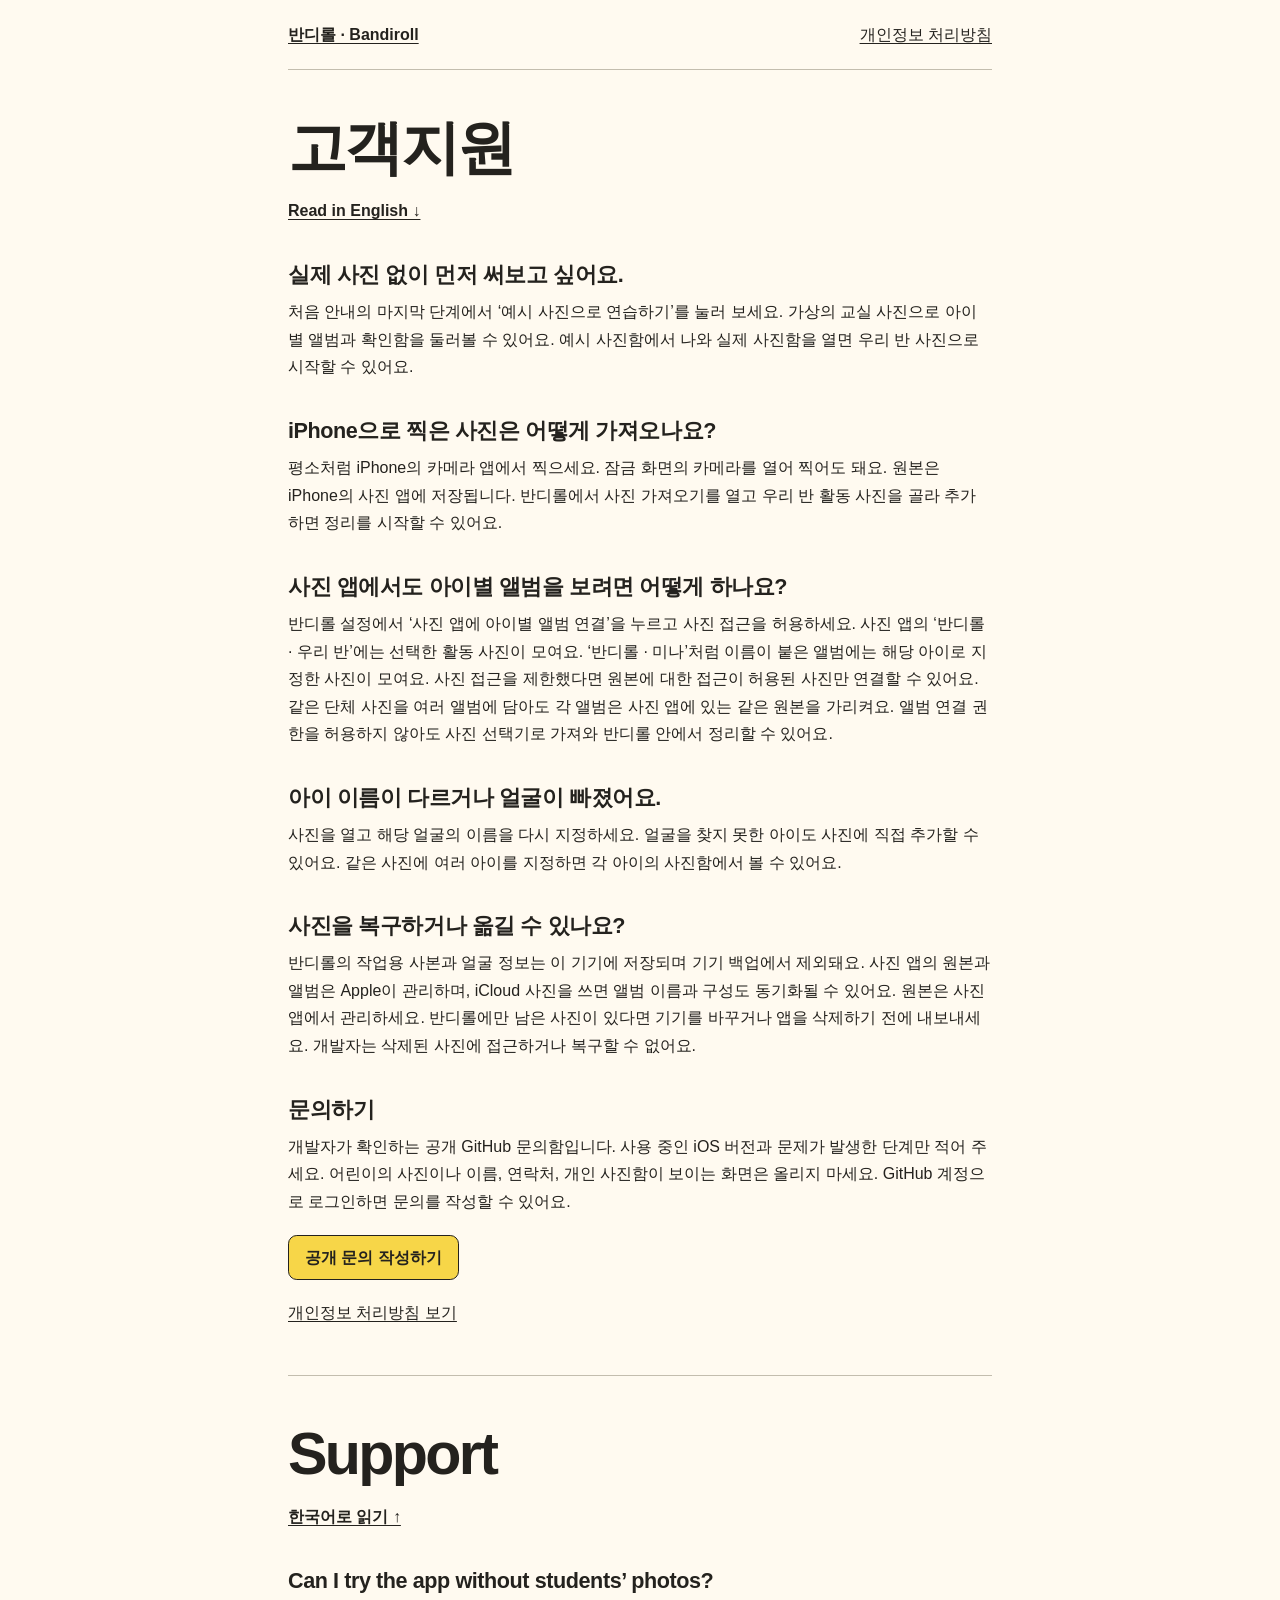
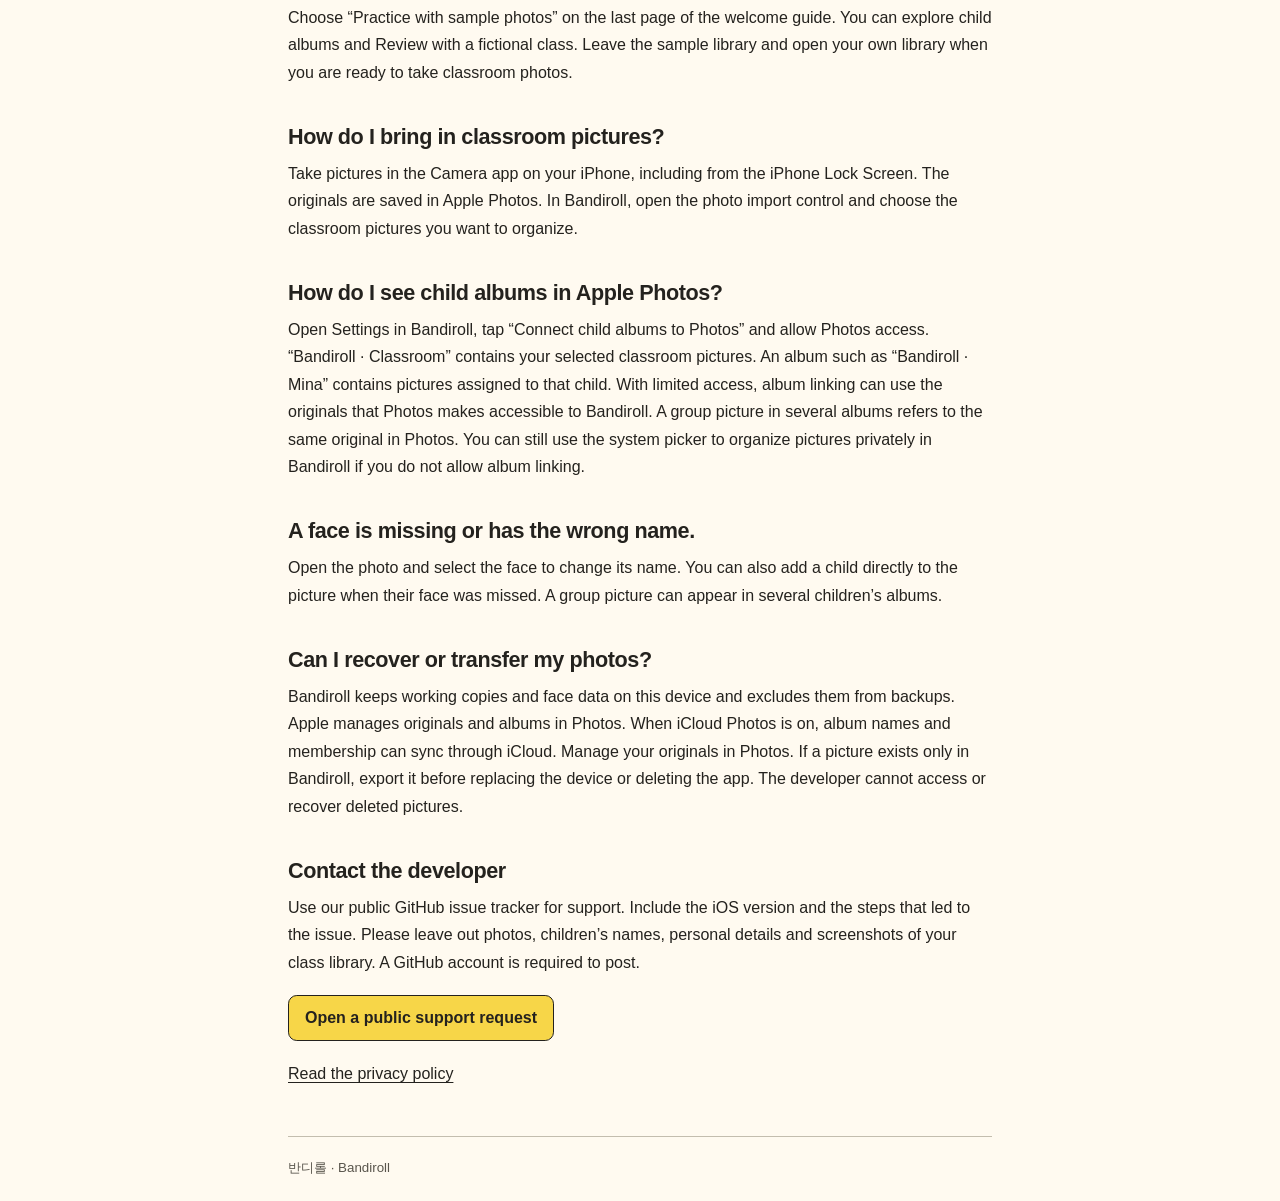
<file: index.html>
<!doctype html>
<html lang="ko">
<head>
<meta charset="utf-8"><meta name="viewport" content="width=device-width, initial-scale=1">
<title>반디롤 고객지원 · Bandiroll Support</title>
<meta name="description" content="iPhone 수업 사진을 아이별 사진함에 정리하는 방법. Help for Bandiroll classroom photo albums.">
<link rel="stylesheet" href="style.css">
</head>
<body>
<header><a href="./">반디롤 · Bandiroll</a><a href="privacy.html">개인정보 처리방침</a></header>
<main>
<section aria-labelledby="support-ko">
<h1 id="support-ko">고객지원</h1>
<a class="switch" href="#support-en" lang="en">Read in English ↓</a>
<h2>실제 사진 없이 먼저 써보고 싶어요.</h2>
<p>처음 안내의 마지막 단계에서 ‘예시 사진으로 연습하기’를 눌러 보세요. 가상의 교실 사진으로 아이별 앨범과 확인함을 둘러볼 수 있어요. 예시 사진함에서 나와 실제 사진함을 열면 우리 반 사진으로 시작할 수 있어요.</p>
<h2>iPhone으로 찍은 사진은 어떻게 가져오나요?</h2>
<p>평소처럼 iPhone의 카메라 앱에서 찍으세요. 잠금 화면의 카메라를 열어 찍어도 돼요. 원본은 iPhone의 사진 앱에 저장됩니다. 반디롤에서 사진 가져오기를 열고 우리 반 활동 사진을 골라 추가하면 정리를 시작할 수 있어요.</p>
<h2>사진 앱에서도 아이별 앨범을 보려면 어떻게 하나요?</h2>
<p>반디롤 설정에서 ‘사진 앱에 아이별 앨범 연결’을 누르고 사진 접근을 허용하세요. 사진 앱의 ‘반디롤 · 우리 반’에는 선택한 활동 사진이 모여요. ‘반디롤 · 미나’처럼 이름이 붙은 앨범에는 해당 아이로 지정한 사진이 모여요. 사진 접근을 제한했다면 원본에 대한 접근이 허용된 사진만 연결할 수 있어요. 같은 단체 사진을 여러 앨범에 담아도 각 앨범은 사진 앱에 있는 같은 원본을 가리켜요. 앨범 연결 권한을 허용하지 않아도 사진 선택기로 가져와 반디롤 안에서 정리할 수 있어요.</p>
<h2>아이 이름이 다르거나 얼굴이 빠졌어요.</h2>
<p>사진을 열고 해당 얼굴의 이름을 다시 지정하세요. 얼굴을 찾지 못한 아이도 사진에 직접 추가할 수 있어요. 같은 사진에 여러 아이를 지정하면 각 아이의 사진함에서 볼 수 있어요.</p>
<h2>사진을 복구하거나 옮길 수 있나요?</h2>
<p>반디롤의 작업용 사본과 얼굴 정보는 이 기기에 저장되며 기기 백업에서 제외돼요. 사진 앱의 원본과 앨범은 Apple이 관리하며, iCloud 사진을 쓰면 앨범 이름과 구성도 동기화될 수 있어요. 원본은 사진 앱에서 관리하세요. 반디롤에만 남은 사진이 있다면 기기를 바꾸거나 앱을 삭제하기 전에 내보내세요. 개발자는 삭제된 사진에 접근하거나 복구할 수 없어요.</p>
<h2>문의하기</h2>
<p>개발자가 확인하는 공개 GitHub 문의함입니다. 사용 중인 iOS 버전과 문제가 발생한 단계만 적어 주세요. 어린이의 사진이나 이름, 연락처, 개인 사진함이 보이는 화면은 올리지 마세요. GitHub 계정으로 로그인하면 문의를 작성할 수 있어요.</p>
<a class="button" href="https://github.com/thighburger/bandiroll-support/issues/new">공개 문의 작성하기</a>
<p><a href="privacy.html">개인정보 처리방침 보기</a></p>
</section>
<section lang="en" aria-labelledby="support-en">
<h1 id="support-en">Support</h1>
<a class="switch" href="#support-ko" lang="ko">한국어로 읽기 ↑</a>
<h2>Can I try the app without students’ photos?</h2>
<p>Choose “Practice with sample photos” on the last page of the welcome guide. You can explore child albums and Review with a fictional class. Leave the sample library and open your own library when you are ready to take classroom photos.</p>
<h2>How do I bring in classroom pictures?</h2>
<p>Take pictures in the Camera app on your iPhone, including from the iPhone Lock Screen. The originals are saved in Apple Photos. In Bandiroll, open the photo import control and choose the classroom pictures you want to organize.</p>
<h2>How do I see child albums in Apple Photos?</h2>
<p>Open Settings in Bandiroll, tap “Connect child albums to Photos” and allow Photos access. “Bandiroll · Classroom” contains your selected classroom pictures. An album such as “Bandiroll · Mina” contains pictures assigned to that child. With limited access, album linking can use the originals that Photos makes accessible to Bandiroll. A group picture in several albums refers to the same original in Photos. You can still use the system picker to organize pictures privately in Bandiroll if you do not allow album linking.</p>
<h2>A face is missing or has the wrong name.</h2>
<p>Open the photo and select the face to change its name. You can also add a child directly to the picture when their face was missed. A group picture can appear in several children’s albums.</p>
<h2>Can I recover or transfer my photos?</h2>
<p>Bandiroll keeps working copies and face data on this device and excludes them from backups. Apple manages originals and albums in Photos. When iCloud Photos is on, album names and membership can sync through iCloud. Manage your originals in Photos. If a picture exists only in Bandiroll, export it before replacing the device or deleting the app. The developer cannot access or recover deleted pictures.</p>
<h2>Contact the developer</h2>
<p>Use our public GitHub issue tracker for support. Include the iOS version and the steps that led to the issue. Please leave out photos, children’s names, personal details and screenshots of your class library. A GitHub account is required to post.</p>
<a class="button" href="https://github.com/thighburger/bandiroll-support/issues/new">Open a public support request</a>
<p><a href="privacy.html#privacy-en">Read the privacy policy</a></p>
</section>
</main><footer><small>반디롤 · Bandiroll</small></footer>
</body></html>
</file>
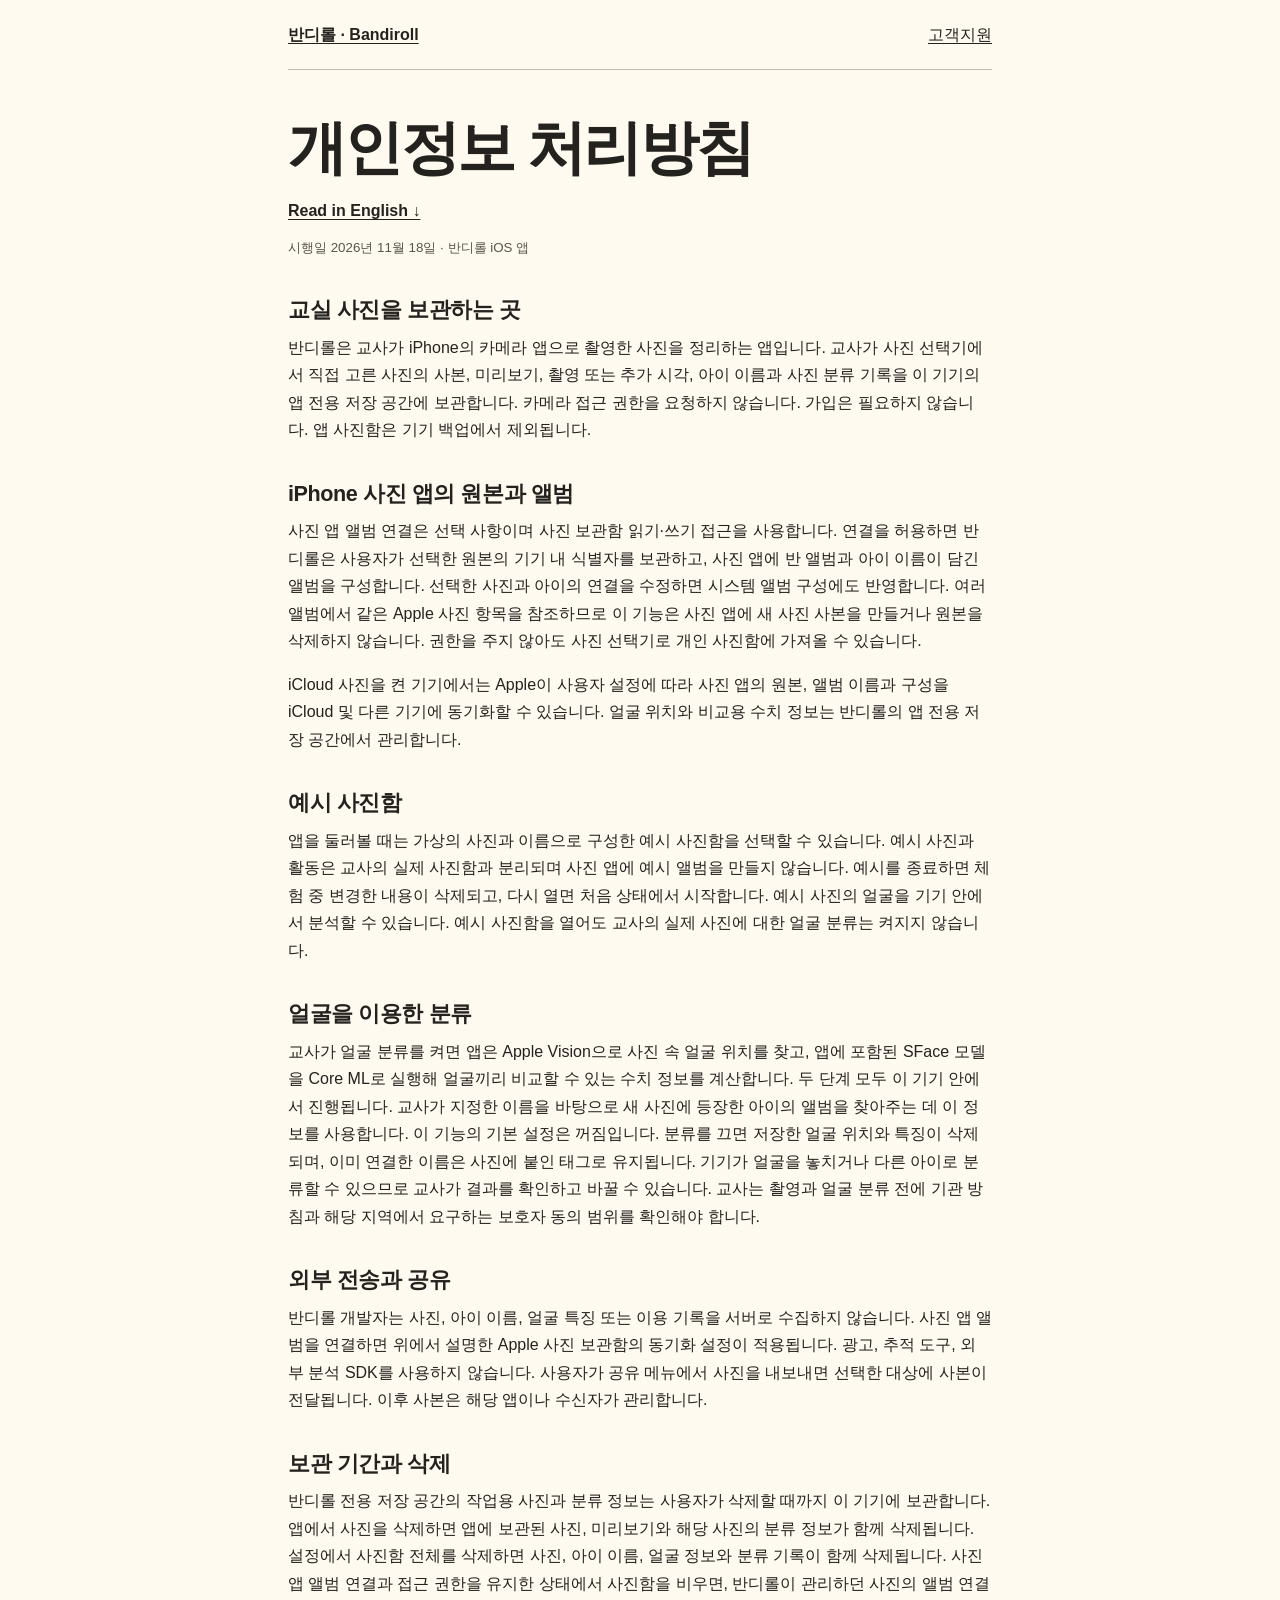
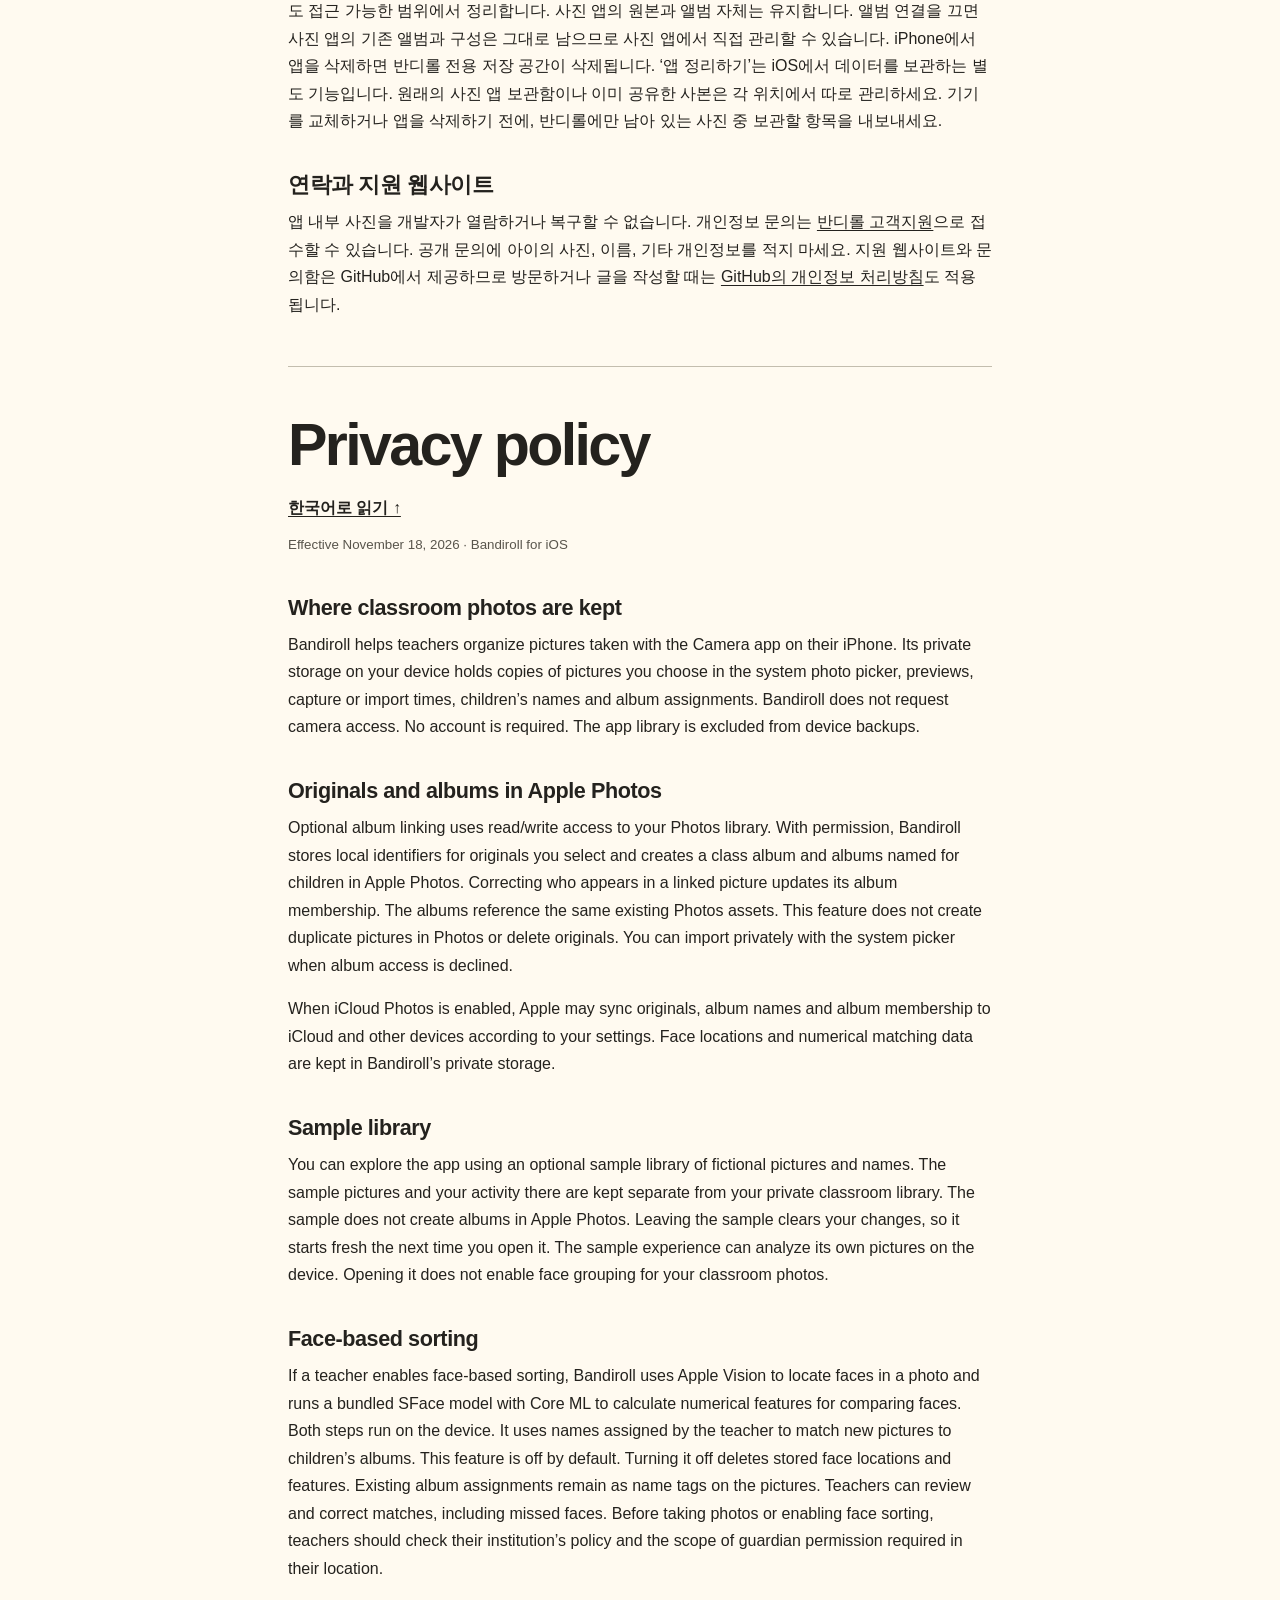
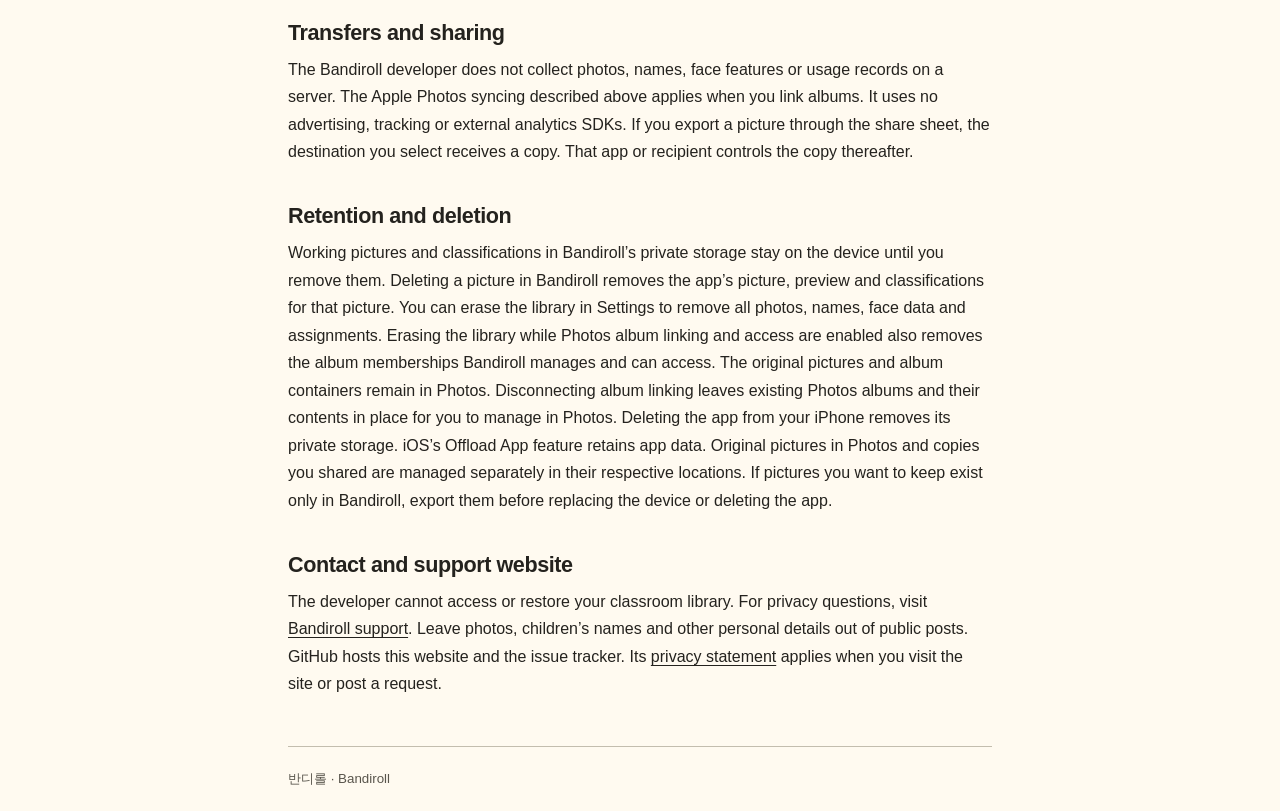
<file: privacy.html>
<!doctype html>
<html lang="ko">
<head>
<meta charset="utf-8"><meta name="viewport" content="width=device-width, initial-scale=1">
<title>반디롤 개인정보 처리방침 · Bandiroll Privacy Policy</title>
<meta name="description" content="반디롤의 사진, 아이 이름, 얼굴 정보 처리 안내. How Bandiroll handles photos, names and face data.">
<link rel="stylesheet" href="style.css">
</head>
<body>
<header><a href="./">반디롤 · Bandiroll</a><a href="./">고객지원</a></header>
<main>
<section aria-labelledby="privacy-ko">
<h1 id="privacy-ko">개인정보 처리방침</h1>
<a class="switch" href="#privacy-en" lang="en">Read in English ↓</a>
<p><small>시행일 2026년 11월 18일 · 반디롤 iOS 앱</small></p>
<h2>교실 사진을 보관하는 곳</h2>
<p>반디롤은 교사가 iPhone의 카메라 앱으로 촬영한 사진을 정리하는 앱입니다. 교사가 사진 선택기에서 직접 고른 사진의 사본, 미리보기, 촬영 또는 추가 시각, 아이 이름과 사진 분류 기록을 이 기기의 앱 전용 저장 공간에 보관합니다. 카메라 접근 권한을 요청하지 않습니다. 가입은 필요하지 않습니다. 앱 사진함은 기기 백업에서 제외됩니다.</p>
<h2>iPhone 사진 앱의 원본과 앨범</h2>
<p>사진 앱 앨범 연결은 선택 사항이며 사진 보관함 읽기·쓰기 접근을 사용합니다. 연결을 허용하면 반디롤은 사용자가 선택한 원본의 기기 내 식별자를 보관하고, 사진 앱에 반 앨범과 아이 이름이 담긴 앨범을 구성합니다. 선택한 사진과 아이의 연결을 수정하면 시스템 앨범 구성에도 반영합니다. 여러 앨범에서 같은 Apple 사진 항목을 참조하므로 이 기능은 사진 앱에 새 사진 사본을 만들거나 원본을 삭제하지 않습니다. 권한을 주지 않아도 사진 선택기로 개인 사진함에 가져올 수 있습니다.</p>
<p>iCloud 사진을 켠 기기에서는 Apple이 사용자 설정에 따라 사진 앱의 원본, 앨범 이름과 구성을 iCloud 및 다른 기기에 동기화할 수 있습니다. 얼굴 위치와 비교용 수치 정보는 반디롤의 앱 전용 저장 공간에서 관리합니다.</p>
<h2>예시 사진함</h2>
<p>앱을 둘러볼 때는 가상의 사진과 이름으로 구성한 예시 사진함을 선택할 수 있습니다. 예시 사진과 활동은 교사의 실제 사진함과 분리되며 사진 앱에 예시 앨범을 만들지 않습니다. 예시를 종료하면 체험 중 변경한 내용이 삭제되고, 다시 열면 처음 상태에서 시작합니다. 예시 사진의 얼굴을 기기 안에서 분석할 수 있습니다. 예시 사진함을 열어도 교사의 실제 사진에 대한 얼굴 분류는 켜지지 않습니다.</p>
<h2>얼굴을 이용한 분류</h2>
<p>교사가 얼굴 분류를 켜면 앱은 Apple Vision으로 사진 속 얼굴 위치를 찾고, 앱에 포함된 SFace 모델을 Core ML로 실행해 얼굴끼리 비교할 수 있는 수치 정보를 계산합니다. 두 단계 모두 이 기기 안에서 진행됩니다. 교사가 지정한 이름을 바탕으로 새 사진에 등장한 아이의 앨범을 찾아주는 데 이 정보를 사용합니다. 이 기능의 기본 설정은 꺼짐입니다. 분류를 끄면 저장한 얼굴 위치와 특징이 삭제되며, 이미 연결한 이름은 사진에 붙인 태그로 유지됩니다. 기기가 얼굴을 놓치거나 다른 아이로 분류할 수 있으므로 교사가 결과를 확인하고 바꿀 수 있습니다. 교사는 촬영과 얼굴 분류 전에 기관 방침과 해당 지역에서 요구하는 보호자 동의 범위를 확인해야 합니다.</p>
<h2>외부 전송과 공유</h2>
<p>반디롤 개발자는 사진, 아이 이름, 얼굴 특징 또는 이용 기록을 서버로 수집하지 않습니다. 사진 앱 앨범을 연결하면 위에서 설명한 Apple 사진 보관함의 동기화 설정이 적용됩니다. 광고, 추적 도구, 외부 분석 SDK를 사용하지 않습니다. 사용자가 공유 메뉴에서 사진을 내보내면 선택한 대상에 사본이 전달됩니다. 이후 사본은 해당 앱이나 수신자가 관리합니다.</p>
<h2>보관 기간과 삭제</h2>
<p>반디롤 전용 저장 공간의 작업용 사진과 분류 정보는 사용자가 삭제할 때까지 이 기기에 보관합니다. 앱에서 사진을 삭제하면 앱에 보관된 사진, 미리보기와 해당 사진의 분류 정보가 함께 삭제됩니다. 설정에서 사진함 전체를 삭제하면 사진, 아이 이름, 얼굴 정보와 분류 기록이 함께 삭제됩니다. 사진 앱 앨범 연결과 접근 권한을 유지한 상태에서 사진함을 비우면, 반디롤이 관리하던 사진의 앨범 연결도 접근 가능한 범위에서 정리합니다. 사진 앱의 원본과 앨범 자체는 유지합니다. 앨범 연결을 끄면 사진 앱의 기존 앨범과 구성은 그대로 남으므로 사진 앱에서 직접 관리할 수 있습니다. iPhone에서 앱을 삭제하면 반디롤 전용 저장 공간이 삭제됩니다. ‘앱 정리하기’는 iOS에서 데이터를 보관하는 별도 기능입니다. 원래의 사진 앱 보관함이나 이미 공유한 사본은 각 위치에서 따로 관리하세요. 기기를 교체하거나 앱을 삭제하기 전에, 반디롤에만 남아 있는 사진 중 보관할 항목을 내보내세요.</p>
<h2>연락과 지원 웹사이트</h2>
<p>앱 내부 사진을 개발자가 열람하거나 복구할 수 없습니다. 개인정보 문의는 <a href="./">반디롤 고객지원</a>으로 접수할 수 있습니다. 공개 문의에 아이의 사진, 이름, 기타 개인정보를 적지 마세요. 지원 웹사이트와 문의함은 GitHub에서 제공하므로 방문하거나 글을 작성할 때는 <a href="https://docs.github.com/en/site-policy/privacy-policies/github-general-privacy-statement">GitHub의 개인정보 처리방침</a>도 적용됩니다.</p>
</section>
<section lang="en" aria-labelledby="privacy-en">
<h1 id="privacy-en">Privacy policy</h1>
<a class="switch" href="#privacy-ko" lang="ko">한국어로 읽기 ↑</a>
<p><small>Effective November 18, 2026 · Bandiroll for iOS</small></p>
<h2>Where classroom photos are kept</h2>
<p>Bandiroll helps teachers organize pictures taken with the Camera app on their iPhone. Its private storage on your device holds copies of pictures you choose in the system photo picker, previews, capture or import times, children’s names and album assignments. Bandiroll does not request camera access. No account is required. The app library is excluded from device backups.</p>
<h2>Originals and albums in Apple Photos</h2>
<p>Optional album linking uses read/write access to your Photos library. With permission, Bandiroll stores local identifiers for originals you select and creates a class album and albums named for children in Apple Photos. Correcting who appears in a linked picture updates its album membership. The albums reference the same existing Photos assets. This feature does not create duplicate pictures in Photos or delete originals. You can import privately with the system picker when album access is declined.</p>
<p>When iCloud Photos is enabled, Apple may sync originals, album names and album membership to iCloud and other devices according to your settings. Face locations and numerical matching data are kept in Bandiroll’s private storage.</p>
<h2>Sample library</h2>
<p>You can explore the app using an optional sample library of fictional pictures and names. The sample pictures and your activity there are kept separate from your private classroom library. The sample does not create albums in Apple Photos. Leaving the sample clears your changes, so it starts fresh the next time you open it. The sample experience can analyze its own pictures on the device. Opening it does not enable face grouping for your classroom photos.</p>
<h2>Face-based sorting</h2>
<p>If a teacher enables face-based sorting, Bandiroll uses Apple Vision to locate faces in a photo and runs a bundled SFace model with Core ML to calculate numerical features for comparing faces. Both steps run on the device. It uses names assigned by the teacher to match new pictures to children’s albums. This feature is off by default. Turning it off deletes stored face locations and features. Existing album assignments remain as name tags on the pictures. Teachers can review and correct matches, including missed faces. Before taking photos or enabling face sorting, teachers should check their institution’s policy and the scope of guardian permission required in their location.</p>
<h2>Transfers and sharing</h2>
<p>The Bandiroll developer does not collect photos, names, face features or usage records on a server. The Apple Photos syncing described above applies when you link albums. It uses no advertising, tracking or external analytics SDKs. If you export a picture through the share sheet, the destination you select receives a copy. That app or recipient controls the copy thereafter.</p>
<h2>Retention and deletion</h2>
<p>Working pictures and classifications in Bandiroll’s private storage stay on the device until you remove them. Deleting a picture in Bandiroll removes the app’s picture, preview and classifications for that picture. You can erase the library in Settings to remove all photos, names, face data and assignments. Erasing the library while Photos album linking and access are enabled also removes the album memberships Bandiroll manages and can access. The original pictures and album containers remain in Photos. Disconnecting album linking leaves existing Photos albums and their contents in place for you to manage in Photos. Deleting the app from your iPhone removes its private storage. iOS’s Offload App feature retains app data. Original pictures in Photos and copies you shared are managed separately in their respective locations. If pictures you want to keep exist only in Bandiroll, export them before replacing the device or deleting the app.</p>
<h2>Contact and support website</h2>
<p>The developer cannot access or restore your classroom library. For privacy questions, visit <a href="./#support-en">Bandiroll support</a>. Leave photos, children’s names and other personal details out of public posts. GitHub hosts this website and the issue tracker. Its <a href="https://docs.github.com/en/site-policy/privacy-policies/github-general-privacy-statement">privacy statement</a> applies when you visit the site or post a request.</p>
</section>
</main><footer><small>반디롤 · Bandiroll</small></footer>
</body></html>
</file>
<file: style.css>
:root { color-scheme: light; --ink: #24221e; --paper: #fffaf0; --accent: #f7d648; }
* { box-sizing: border-box; }
body { margin: 0; background: var(--paper); color: var(--ink); font-family: -apple-system,BlinkMacSystemFont,"Apple SD Gothic Neo",sans-serif; line-height: 1.72; }
header, main, footer { width: min(calc(100% - 2.5rem), 44rem); margin-inline: auto; }
header, footer { display: flex; align-items: center; flex-wrap: wrap; gap: 1rem; padding-block: 1.3rem; }
header { border-bottom: 1px solid #c3bdae; }
footer { margin-top: 3rem; border-top: 1px solid #c3bdae; }
header a:first-child { margin-right: auto; font-weight: 750; }
a { color: inherit; text-underline-offset: .2em; }
a:focus-visible { outline: 3px solid #805e00; outline-offset: 4px; }
h1 { line-height: 1.12; margin: 2.8rem 0 1rem; font-size: clamp(2.5rem, 7vw, 3.7rem); letter-spacing: -.045em; }
h2 { margin: 2.2rem 0 .4rem; font-size: 1.35rem; line-height: 1.4; letter-spacing: -.02em; }
p { margin: .5rem 0 1rem; }
.switch { font-weight: 650; }
section + section { border-top: 1px solid #c3bdae; margin-top: 3rem; }
.button { display: inline-block; margin: .2rem 0 .7rem; border: 1px solid var(--ink); border-radius: .55rem; padding: .5rem 1rem; background: var(--accent); color: var(--ink); text-decoration: none; font-weight: 700; }
small { color: #59554c; }
</file>
